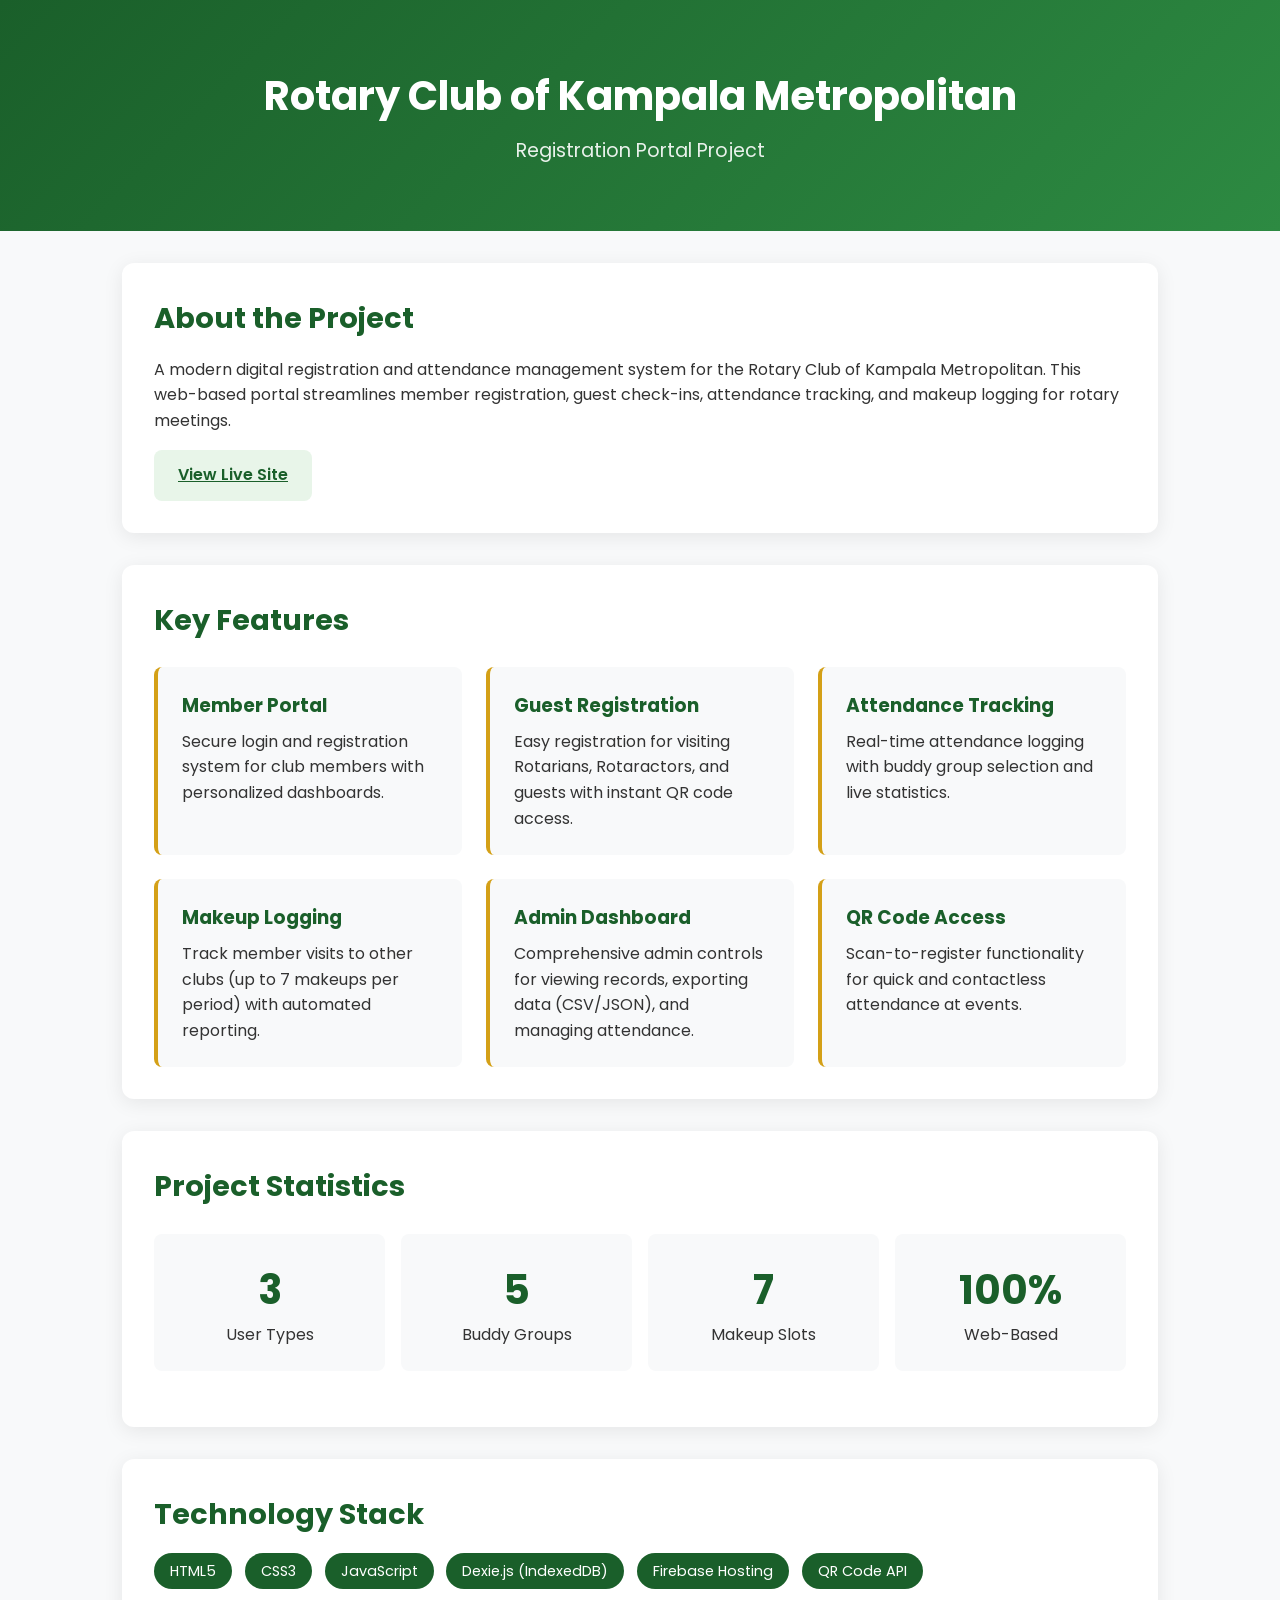
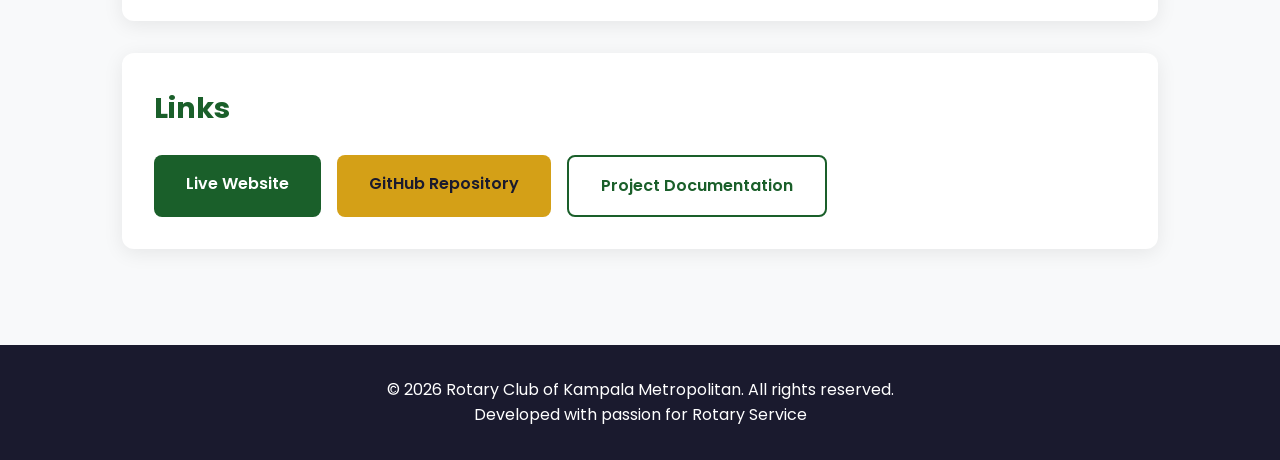
<file: portfolio.html>
<!DOCTYPE html>
<html lang="en">
<head>
    <meta charset="UTF-8">
    <meta name="viewport" content="width=device-width, initial-scale=1.0">
    <title>Rotary Club of Kampala Metropolitan | Registration Portal</title>
    <link rel="preconnect" href="https://fonts.googleapis.com">
    <link rel="preconnect" href="https://fonts.gstatic.com" crossorigin>
    <link href="https://fonts.googleapis.com/css2?family=Poppins:wght@300;400;600;700&display=swap" rel="stylesheet">
    <style>
        :root {
            --primary: #1a5f2a;
            --secondary: #d4a017;
            --dark: #1a1a2e;
            --light: #f8f9fa;
            --text: #333;
        }
        
        * {
            margin: 0;
            padding: 0;
            box-sizing: border-box;
        }
        
        body {
            font-family: 'Poppins', sans-serif;
            line-height: 1.6;
            color: var(--text);
            background: var(--light);
        }
        
        header {
            background: linear-gradient(135deg, var(--primary), #2d8a42);
            color: white;
            padding: 4rem 2rem;
            text-align: center;
        }
        
        header h1 {
            font-size: 2.5rem;
            margin-bottom: 0.5rem;
        }
        
        header p {
            font-size: 1.2rem;
            opacity: 0.9;
        }
        
        .container {
            max-width: 1100px;
            margin: 0 auto;
            padding: 2rem;
        }
        
        .section {
            background: white;
            border-radius: 12px;
            padding: 2rem;
            margin-bottom: 2rem;
            box-shadow: 0 4px 20px rgba(0,0,0,0.08);
        }
        
        .section h2 {
            color: var(--primary);
            margin-bottom: 1rem;
            font-size: 1.8rem;
        }
        
        .features {
            display: grid;
            grid-template-columns: repeat(auto-fit, minmax(280px, 1fr));
            gap: 1.5rem;
            margin-top: 1.5rem;
        }
        
        .feature-card {
            background: var(--light);
            padding: 1.5rem;
            border-radius: 8px;
            border-left: 4px solid var(--secondary);
        }
        
        .feature-card h3 {
            color: var(--primary);
            margin-bottom: 0.5rem;
        }
        
        .tech-stack {
            display: flex;
            flex-wrap: wrap;
            gap: 0.8rem;
            margin-top: 1rem;
        }
        
        .tech-tag {
            background: var(--primary);
            color: white;
            padding: 0.4rem 1rem;
            border-radius: 20px;
            font-size: 0.9rem;
        }
        
        .cta-buttons {
            display: flex;
            gap: 1rem;
            flex-wrap: wrap;
            margin-top: 1.5rem;
        }
        
        .btn {
            padding: 1rem 2rem;
            border-radius: 8px;
            text-decoration: none;
            font-weight: 600;
            transition: transform 0.2s, box-shadow 0.2s;
        }
        
        .btn:hover {
            transform: translateY(-2px);
            box-shadow: 0 6px 20px rgba(0,0,0,0.15);
        }
        
        .btn-primary {
            background: var(--primary);
            color: white;
        }
        
        .btn-secondary {
            background: var(--secondary);
            color: var(--dark);
        }
        
        .btn-outline {
            border: 2px solid var(--primary);
            color: var(--primary);
        }
        
        .live-link {
            display: inline-block;
            background: #e8f5e9;
            color: var(--primary);
            padding: 0.8rem 1.5rem;
            border-radius: 8px;
            margin-top: 1rem;
            font-weight: 600;
        }
        
        footer {
            background: var(--dark);
            color: white;
            text-align: center;
            padding: 2rem;
            margin-top: 2rem;
        }
        
        .project-image {
            width: 100%;
            max-width: 600px;
            border-radius: 12px;
            margin: 1rem 0;
            box-shadow: 0 8px 30px rgba(0,0,0,0.12);
        }
        
        .stats-grid {
            display: grid;
            grid-template-columns: repeat(auto-fit, minmax(150px, 1fr));
            gap: 1rem;
            margin: 1.5rem 0;
        }
        
        .stat-box {
            text-align: center;
            padding: 1.5rem;
            background: var(--light);
            border-radius: 8px;
        }
        
        .stat-box .number {
            font-size: 2.5rem;
            font-weight: 700;
            color: var(--primary);
        }
        
        @media (max-width: 768px) {
            header h1 {
                font-size: 1.8rem;
            }
            .container {
                padding: 1rem;
            }
        }
    </style>
</head>
<body>
    <header>
        <h1>Rotary Club of Kampala Metropolitan</h1>
        <p>Registration Portal Project</p>
    </header>

    <div class="container">
        <div class="section">
            <h2>About the Project</h2>
            <p>A modern digital registration and attendance management system for the Rotary Club of Kampala Metropolitan. This web-based portal streamlines member registration, guest check-ins, attendance tracking, and makeup logging for rotary meetings.</p>
            <a href="https://rotary-registration-6261e.web.app" target="_blank" class="live-link">
                View Live Site
            </a>
        </div>

        <div class="section">
            <h2>Key Features</h2>
            <div class="features">
                <div class="feature-card">
                    <h3>Member Portal</h3>
                    <p>Secure login and registration system for club members with personalized dashboards.</p>
                </div>
                <div class="feature-card">
                    <h3>Guest Registration</h3>
                    <p>Easy registration for visiting Rotarians, Rotaractors, and guests with instant QR code access.</p>
                </div>
                <div class="feature-card">
                    <h3>Attendance Tracking</h3>
                    <p>Real-time attendance logging with buddy group selection and live statistics.</p>
                </div>
                <div class="feature-card">
                    <h3>Makeup Logging</h3>
                    <p>Track member visits to other clubs (up to 7 makeups per period) with automated reporting.</p>
                </div>
                <div class="feature-card">
                    <h3>Admin Dashboard</h3>
                    <p>Comprehensive admin controls for viewing records, exporting data (CSV/JSON), and managing attendance.</p>
                </div>
                <div class="feature-card">
                    <h3>QR Code Access</h3>
                    <p>Scan-to-register functionality for quick and contactless attendance at events.</p>
                </div>
            </div>
        </div>

        <div class="section">
            <h2>Project Statistics</h2>
            <div class="stats-grid">
                <div class="stat-box">
                    <div class="number">3</div>
                    <div>User Types</div>
                </div>
                <div class="stat-box">
                    <div class="number">5</div>
                    <div>Buddy Groups</div>
                </div>
                <div class="stat-box">
                    <div class="number">7</div>
                    <div>Makeup Slots</div>
                </div>
                <div class="stat-box">
                    <div class="number">100%</div>
                    <div>Web-Based</div>
                </div>
            </div>
        </div>

        <div class="section">
            <h2>Technology Stack</h2>
            <div class="tech-stack">
                <span class="tech-tag">HTML5</span>
                <span class="tech-tag">CSS3</span>
                <span class="tech-tag">JavaScript</span>
                <span class="tech-tag">Dexie.js (IndexedDB)</span>
                <span class="tech-tag">Firebase Hosting</span>
                <span class="tech-tag">QR Code API</span>
            </div>
        </div>

        <div class="section">
            <h2>Links</h2>
            <div class="cta-buttons">
                <a href="https://rotary-registration-6261e.web.app" target="_blank" class="btn btn-primary">
                    Live Website
                </a>
                <a href="https://github.com/KASALINA-KIB/rotary-metro" target="_blank" class="btn btn-secondary">
                    GitHub Repository
                </a>
                <a href="Rotary_Club_Registration_Portal_Project.pdf" target="_blank" class="btn btn-outline">
                    Project Documentation
                </a>
            </div>
        </div>
    </div>

    <footer>
        <p>&copy; 2026 Rotary Club of Kampala Metropolitan. All rights reserved.</p>
        <p>Developed with passion for Rotary Service</p>
    </footer>
</body>
</html>
</file>
